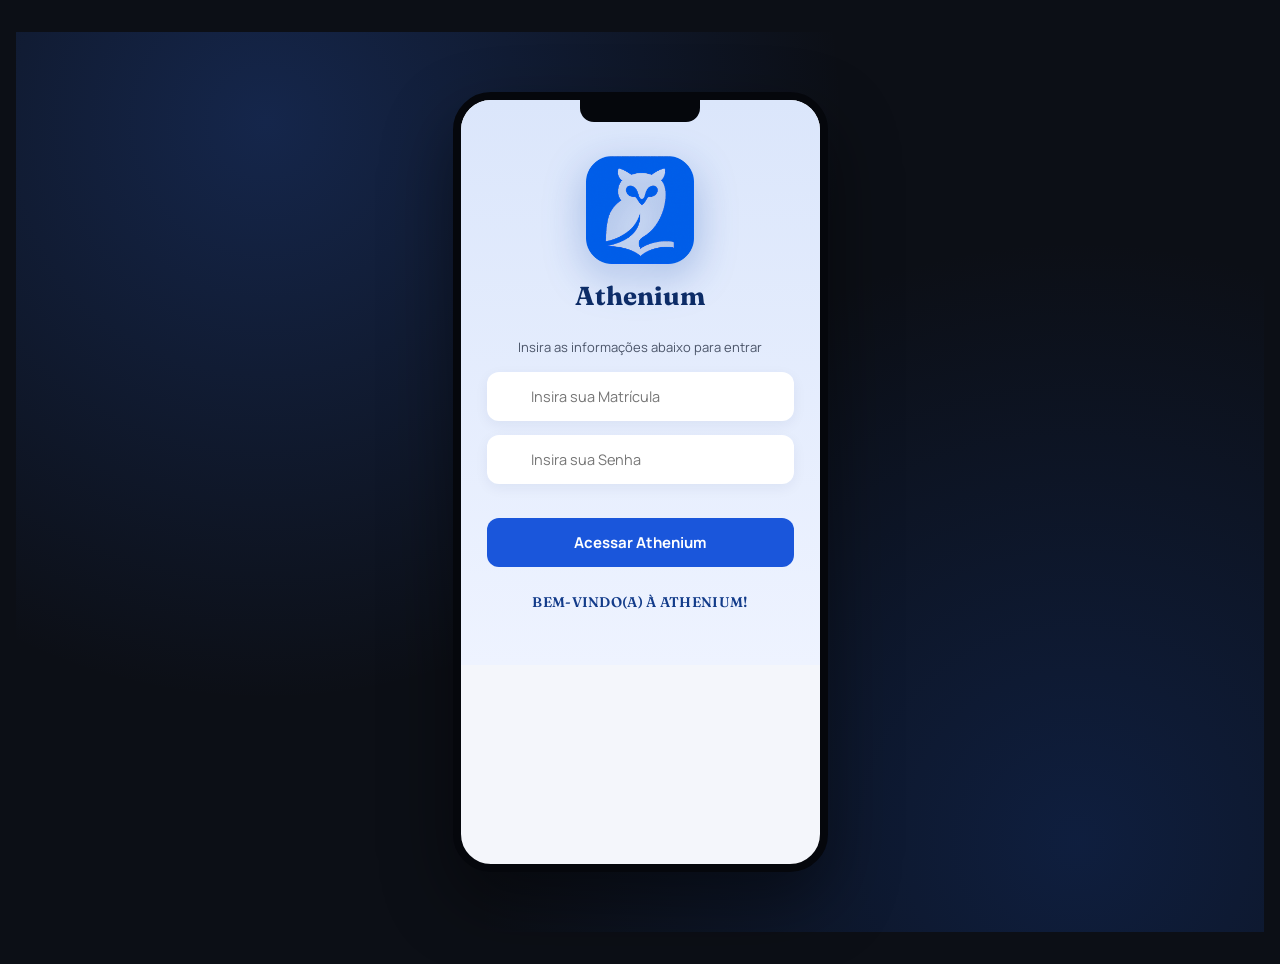
<file: index.html>
<!DOCTYPE html>
<html lang="pt-BR">
<head>
<meta charset="UTF-8">
<meta name="viewport" content="width=device-width, initial-scale=1.0">
<title>Athenium — Entrar</title>
<link rel="preconnect" href="https://fonts.googleapis.com">
<link href="https://fonts.googleapis.com/css2?family=Fraunces:wght@500;600;700&family=Manrope:wght@400;600;700;800&display=swap" rel="stylesheet">
<link rel="stylesheet" href="css/styles.css">
</head>
<body>
<div class="stage">
  <div class="phone">
    <div class="notch"></div>
    <div class="screen">
      <div class="login-screen">
        <div class="login-logo login-logo--img">
          <img src="assets/athenium-logo.png" alt="Athenium" class="login-logo-img">
        </div>
        <div class="brand-name">Athenium</div>
        <p class="login-hint">Insira as informações abaixo para entrar</p>

        <form id="login-form">
          <label class="field">
            <span id="icon-user"></span>
            <input type="text" id="matricula" placeholder="Insira sua Matrícula" autocomplete="username">
          </label>
          <label class="field">
            <span id="icon-lock"></span>
            <input type="password" id="senha" placeholder="Insira sua Senha" autocomplete="current-password">
          </label>
          <p class="login-error" id="login-error"></p>
          <button type="submit" class="btn btn-primary">Acessar Athenium</button>
        </form>

        <p class="login-tagline">BEM-VINDO(A) À ATHENIUM!</p>
      </div>
    </div>
  </div>
</div>

<script src="js/app.js"></script>
<script src="js/data.js"></script>
<script>
  document.getElementById("icon-user").innerHTML = ICONS.user;
  document.getElementById("icon-lock").innerHTML = ICONS.lock;

  // garante que os dados de demonstração existam
  loadState();

  document.getElementById("login-form").addEventListener("submit", function(e){
    e.preventDefault();
    const matricula = document.getElementById("matricula").value.trim();
    const senha = document.getElementById("senha").value.trim();
    const errorEl = document.getElementById("login-error");

    if(!matricula || !senha){
      errorEl.textContent = "Preencha matrícula e senha para continuar.";
      return;
    }
    errorEl.textContent = "";
    localStorage.setItem("athenium_logged_in", "1");
    window.location.href = "home.html";
  });
</script>
</body>
</html>
</file>
<file: css/styles.css>
/* ===========================================================
   Athenium — Biblioteca Escolar Digital
   Design tokens
=========================================================== */
:root{
  --blue-900:#0d2c66;
  --blue-800:#123b8a;
  --blue-700:#154aad;
  --blue-600:#1a56db;
  --blue-500:#2f6bea;
  --blue-400:#5b8bf0;
  --blue-100:#dbe6fb;
  --blue-50:#eef3fd;

  --ink:#1c2333;
  --ink-soft:#4a5468;
  --ink-faint:#8590a6;

  --paper:#f4f6fb;
  --card:#ffffff;
  --line:#e4e9f2;

  --red:#e0483e;
  --red-bg:#fdeceb;
  --green:#2f9e57;
  --amber:#e0952e;

  --radius-lg:22px;
  --radius-md:14px;
  --radius-sm:10px;

  --shadow-card:0 6px 20px rgba(20,40,90,0.08);
  --shadow-frame:0 30px 70px rgba(0,0,0,0.45);

  --font-display:'Fraunces', serif;
  --font-body:'Manrope', sans-serif;
}

*{box-sizing:border-box;}
html,body{margin:0;padding:0;}
body{
  font-family:var(--font-body);
  background:#0c0f16;
  color:var(--ink);
  min-height:100vh;
  display:flex;
  align-items:flex-start;
  justify-content:center;
  padding:32px 16px;
}

/* stage behind the phone, gives the demo a "product shot" feel */
.stage{
  min-height:100vh;
  width:100%;
  display:flex;
  align-items:center;
  justify-content:center;
  background:
    radial-gradient(circle at 20% 10%, rgba(47,107,234,0.25), transparent 45%),
    radial-gradient(circle at 85% 90%, rgba(20,59,138,0.35), transparent 45%),
    #0c0f16;
}

/* ---- phone frame ---- */
.phone{
  position:relative;
  width:375px;
  max-width:100vw;
  min-height:780px;
  background:var(--paper);
  border-radius:38px;
  box-shadow:var(--shadow-frame);
  overflow:hidden;
  border:8px solid #05070c;
  display:flex;
  flex-direction:column;
}
.phone .notch{
  position:absolute;
  top:0; left:50%;
  transform:translateX(-50%);
  width:120px; height:22px;
  background:#05070c;
  border-radius:0 0 14px 14px;
  z-index:50;
}
.screen{
  flex:1;
  display:flex;
  flex-direction:column;
  overflow-y:auto;
  -ms-overflow-style:none;
  scrollbar-width:none;
}
.screen::-webkit-scrollbar{display:none;}

/* ---- gradient header used across most inner screens ---- */
.app-header{
  background:linear-gradient(155deg, var(--blue-600) 0%, var(--blue-800) 100%);
  color:#fff;
  padding:26px 20px 20px;
  position:relative;
  flex-shrink:0;
}
.app-header .eyebrow{
  font-size:12px;
  color:rgba(255,255,255,0.75);
  margin:0 0 2px;
}
.app-header h1{
  font-family:var(--font-display);
  font-weight:600;
  font-size:24px;
  margin:0;
  letter-spacing:0.2px;
}
.app-header .back{
  display:inline-flex;
  align-items:center;
  gap:8px;
  color:#fff;
  text-decoration:none;
  font-size:15px;
  font-weight:600;
  margin-bottom:10px;
}
.app-header .back svg{width:18px;height:18px;}
.app-header .header-row{
  display:flex;
  align-items:center;
  justify-content:space-between;
}
.icon-btn{
  background:rgba(255,255,255,0.16);
  border:none;
  width:36px;height:36px;
  border-radius:50%;
  display:flex;align-items:center;justify-content:center;
  color:#fff;
  cursor:pointer;
}
.icon-btn svg{width:18px;height:18px;}

/* ---- content area ---- */
.content{
  padding:18px 18px 100px;
  flex:1;
}

/* ---- cards ---- */
.card{
  background:var(--card);
  border-radius:var(--radius-md);
  box-shadow:var(--shadow-card);
  padding:16px;
}
.card + .card{margin-top:14px;}
.section-title{
  font-family:var(--font-display);
  font-size:16px;
  font-weight:600;
  margin:0 0 4px;
  color:var(--ink);
}

/* ---- bottom nav ---- */
.bottom-nav{
  display:flex;
  border-top:1px solid var(--line);
  background:#fff;
  flex-shrink:0;
}
.bottom-nav a{
  flex:1;
  display:flex;
  flex-direction:column;
  align-items:center;
  gap:4px;
  padding:10px 0 12px;
  text-decoration:none;
  color:var(--ink-faint);
  font-size:11px;
  font-weight:600;
}
.bottom-nav a svg{width:20px;height:20px;stroke:var(--ink-faint);fill:none;}
.bottom-nav a.active{color:var(--blue-600);}
.bottom-nav a.active svg{stroke:var(--blue-600);}

/* ---- buttons ---- */
.btn{
  display:inline-flex;
  align-items:center;
  justify-content:center;
  gap:8px;
  width:100%;
  padding:14px 18px;
  border-radius:12px;
  border:none;
  font-family:var(--font-body);
  font-weight:700;
  font-size:15px;
  cursor:pointer;
  text-decoration:none;
}
.btn-primary{background:var(--blue-600);color:#fff;}
.btn-primary:hover{background:var(--blue-700);}
.btn-danger{background:var(--red);color:#fff;}
.btn-ghost{background:transparent;color:var(--blue-600);border:1.5px solid var(--blue-100);}

/* ---- login page ---- */
.login-screen{
  background:linear-gradient(180deg, var(--blue-100) 0%, #eef3ff 100%);
  padding:56px 26px 40px;
  text-align:center;
  min-height:100%;
}
.login-logo{
  width:96px;height:96px;
  margin:0 auto 16px;
  border-radius:26px;
  background:linear-gradient(160deg, var(--blue-500), var(--blue-700));
  display:flex;align-items:center;justify-content:center;
  box-shadow:0 12px 24px rgba(21,74,173,0.35);
}
.login-logo svg{width:56px;height:56px;}
.login-logo--img{
  background:none;
  box-shadow:none;
  width:108px;height:108px;
}
.login-logo-img{
  width:100%;height:100%;
  object-fit:contain;
  filter:drop-shadow(0 12px 20px rgba(21,74,173,0.35));
}
.brand-name{
  font-family:var(--font-display);
  font-size:26px;
  font-weight:700;
  color:var(--blue-900);
  margin:0 0 26px;
}
.login-hint{
  font-size:13px;
  color:var(--ink-soft);
  margin-bottom:16px;
}
.field{
  display:flex;
  align-items:center;
  gap:10px;
  background:#fff;
  border-radius:12px;
  padding:13px 14px;
  margin-bottom:14px;
  box-shadow:0 4px 14px rgba(20,40,90,0.06);
  text-align:left;
}
.field svg{width:18px;height:18px;flex-shrink:0;color:var(--blue-600);}
.field input{
  border:none;outline:none;
  flex:1;
  font-family:var(--font-body);
  font-size:14.5px;
  background:transparent;
  color:var(--ink);
}
.login-error{
  color:var(--red);
  font-size:12.5px;
  margin:-6px 0 12px;
  min-height:14px;
  text-align:left;
}
.login-tagline{
  margin-top:26px;
  font-family:var(--font-display);
  font-weight:600;
  font-size:14px;
  color:var(--blue-800);
  letter-spacing:0.3px;
}

/* ---- home ---- */
.hello-card{
  background:linear-gradient(155deg, var(--blue-600), var(--blue-800));
  border-radius:0 0 26px 26px;
  color:#fff;
  padding:24px 20px 60px;
  position:relative;
}
.hello-card h1{
  font-family:var(--font-display);
  font-size:22px;
  margin:6px 0 0;
}
.hello-card .top-row{display:flex;justify-content:space-between;align-items:center;}
.stats-card{
  background:#fff;
  border-radius:var(--radius-md);
  box-shadow:var(--shadow-card);
  padding:18px;
  margin:-42px 18px 0;
  position:relative;
  z-index:5;
}
.stats-title{font-size:13.5px;font-weight:700;color:var(--blue-700);margin-bottom:12px;}
.stats-row{display:flex;justify-content:space-between;text-align:center;}
.stat b{display:block;font-size:22px;font-family:var(--font-display);}
.stat span{font-size:11px;color:var(--ink-faint);}
.stat.read b{color:var(--green);}
.stat.unfinished b{color:var(--red);}
.stat.progress b{color:var(--blue-600);}
.stats-meta{font-size:10.5px;color:var(--ink-faint);margin-top:12px;}

.list-row{
  display:flex;
  align-items:center;
  gap:12px;
  padding:10px 0;
  text-decoration:none;
  color:var(--ink);
}
.list-row + .list-row{border-top:1px solid var(--line);}
.cover{
  width:38px;height:52px;
  border-radius:6px;
  flex-shrink:0;
  display:flex;align-items:center;justify-content:center;
  color:#fff;font-size:16px;
  font-family:var(--font-display);
  font-weight:700;
  box-shadow:0 3px 8px rgba(0,0,0,0.15);
}
.cover-lg{width:64px;height:88px;border-radius:8px;font-size:22px;}
.row-title{font-size:13.5px;font-weight:700;flex:1;}
.row-sub{font-size:11.5px;color:var(--ink-faint);}
.badge{
  font-size:10.5px;
  font-weight:700;
  padding:3px 9px;
  border-radius:20px;
  display:inline-block;
}
.badge-progress{background:var(--blue-50);color:var(--blue-600);}
.badge-pending{background:var(--red-bg);color:var(--red);}
.pill-date{
  background:var(--blue-700);
  color:#fff;
  font-size:11px;
  font-weight:700;
  border-radius:20px;
  padding:6px 10px;
  text-align:center;
  min-width:44px;
}

.section-link{
  display:block;text-align:center;
  color:var(--blue-600);
  font-weight:700;font-size:13px;
  text-decoration:none;
  margin-top:10px;
}

/* ---- calendar ---- */
.calendar-card{background:#fff;border-radius:var(--radius-md);box-shadow:var(--shadow-card);overflow:hidden;}
.calendar-head{
  background:linear-gradient(120deg, var(--blue-700), var(--blue-600));
  color:#fff;
  display:flex;align-items:center;justify-content:space-between;
  padding:12px 16px;
  font-weight:700;font-size:14px;
}
.calendar-head button{background:none;border:none;color:#fff;cursor:pointer;}
.calendar-head button svg{width:18px;height:18px;}
.cal-grid{
  display:grid;
  grid-template-columns:repeat(7,1fr);
  gap:6px;
  padding:14px;
}
.cal-dow{font-size:11px;text-align:center;color:var(--ink-faint);font-weight:700;}
.cal-day{
  aspect-ratio:1;
  display:flex;align-items:center;justify-content:center;
  font-size:13px;
  border-radius:50%;
  color:var(--ink);
  cursor:pointer;
  border:none;
  background:none;
  font-family:var(--font-body);
}
.cal-day:disabled{visibility:hidden;cursor:default;}
.cal-day.due{background:var(--red);color:#fff;font-weight:700;}
.cal-day.selectable{background:var(--blue-100);color:var(--blue-800);font-weight:700;}
.cal-day.selected{outline:2px solid var(--blue-600);outline-offset:1px;}
.day-detail{
  background:#fff;border-radius:var(--radius-md);box-shadow:var(--shadow-card);
  padding:16px; margin-top:14px;
}
.day-detail .date-label{font-size:12px;color:var(--ink-faint);font-weight:700;margin-bottom:4px;}
.day-detail .empty{color:var(--ink-faint);font-size:13.5px;text-align:center;padding:14px 0;}
.due-alert{
  display:flex;gap:12px;margin-top:10px;
}
.due-alert p{margin:2px 0;font-size:12px;color:var(--ink-soft);}
.due-alert .book-title{font-size:14px;font-weight:700;margin-top:2px;}
.due-alert .book-author{font-size:12px;color:var(--ink-faint);}

/* ---- accordion (emprestimos por periodo) ---- */
.accordion-item{margin-bottom:12px;}
.accordion-trigger{
  width:100%;
  background:var(--blue-600);
  color:#fff;
  border:none;
  border-radius:12px;
  padding:14px 16px;
  font-weight:700;
  font-size:14.5px;
  display:flex;justify-content:space-between;align-items:center;
  cursor:pointer;
}
.accordion-trigger svg{width:16px;height:16px;transition:transform .2s;}
.accordion-trigger.open svg{transform:rotate(180deg);}
.accordion-trigger.open{border-radius:12px 12px 0 0;}
.accordion-panel{
  background:#fff;
  border-radius:0 0 12px 12px;
  box-shadow:var(--shadow-card);
  padding:14px 16px;
  display:none;
}
.accordion-panel.open{display:block;}
.loan-table-row{
  display:flex;align-items:center;gap:10px;
  padding:8px 0;
  font-size:13px;
}
.loan-table-row + .loan-table-row{border-top:1px solid var(--line);}
.loan-table-row .cover{width:26px;height:36px;font-size:11px;}
.loan-table-row .lt-title{flex:1;font-weight:600;}
.loan-table-row .lt-date{color:var(--ink-faint);font-size:11.5px;}
.mini-stats{display:flex;justify-content:space-around;margin-top:14px;padding-top:14px;border-top:1px dashed var(--line);}
.mini-stats .stat b{font-size:18px;}

/* ---- carteira ---- */
.reader-card{
  background:linear-gradient(135deg,#0f2a63 0%, var(--blue-600) 55%, #6fa1f6 100%);
  border-radius:16px;
  padding:0;
  color:#fff;
  overflow:hidden;
  position:relative;
  box-shadow:0 14px 30px rgba(15,42,99,0.35);
  writing-mode:vertical-rl;
  text-orientation:mixed;
  min-height:420px;
  display:flex;
  align-items:flex-end;
  padding:22px 16px;
  gap:16px;
}
.reader-card .rc-title{font-family:var(--font-display);font-size:22px;font-weight:700;letter-spacing:1px;transform:rotate(180deg);}
.reader-card .rc-meta{writing-mode:horizontal-tb;position:absolute;top:16px;left:16px;right:16px;display:flex;justify-content:space-between;align-items:flex-start;}
.reader-card .rc-photo{
  writing-mode:horizontal-tb;
  position:absolute;
  bottom:20px;right:16px;
  width:78px;height:78px;
  border-radius:10px;
  border:3px solid #fff;
  background:linear-gradient(160deg,#cbd8f5,#8fa8e0);
  display:flex;align-items:center;justify-content:center;
  font-size:26px;font-weight:800;color:#fff;
  font-family:var(--font-display);
}
.rc-fields{writing-mode:horizontal-tb;position:absolute;left:16px;bottom:20px;font-size:10px;line-height:1.7;opacity:0.9;}
.rc-fields b{display:block;font-size:11px;}
.barcode{
  writing-mode:horizontal-tb;
  position:absolute;
  right:16px;top:70px;
  width:34px;height:150px;
  background:repeating-linear-gradient(90deg,#0c1c40 0 2px, transparent 2px 4px, #0c1c40 4px 6px, transparent 6px 9px);
  border-radius:3px;
}
.wallet-actions{display:flex;flex-direction:column;gap:14px;align-items:center;margin-top:26px;}
.wallet-btn{
  display:flex;flex-direction:column;align-items:center;gap:8px;
  color:var(--blue-700);
  text-decoration:none;
  font-size:12px;font-weight:700;
}
.wallet-btn .circle{
  width:56px;height:56px;border-radius:50%;
  background:#fff;box-shadow:var(--shadow-card);
  display:flex;align-items:center;justify-content:center;
}
.wallet-btn .circle svg{width:24px;height:24px;color:var(--blue-600);}
.wallet-actions-row{display:flex;justify-content:center;gap:34px;margin-top:22px;}

/* ---- notificacoes ---- */
.notif-section-label{
  background:var(--blue-100);
  color:var(--blue-800);
  font-weight:700;
  font-size:13px;
  padding:10px 14px;
  border-radius:10px 10px 0 0;
}
.notif-list{background:#fff;border-radius:0 0 10px 10px;box-shadow:var(--shadow-card);margin-bottom:20px;}
.notif-item{padding:12px 14px;border-top:1px solid var(--line);}
.notif-item:first-child{border-top:none;}
.notif-item time{font-size:10.5px;color:var(--ink-faint);}
.notif-item p{margin:4px 0 0;font-size:13px;line-height:1.4;}
.notif-empty{padding:22px 14px;text-align:center;color:var(--ink-faint);font-size:13px;}

/* ---- menu / sobre ---- */
.menu-screen{background:#fff;min-height:100%;}
.menu-top{padding:24px 20px 16px;display:flex;align-items:center;gap:12px;border-bottom:1px solid var(--line);}
.menu-top .owl{width:46px;height:46px;}
.menu-top .brand{font-family:var(--font-display);font-weight:700;font-size:17px;color:var(--blue-800);}
.menu-user{margin-left:auto;text-align:right;font-size:11px;color:var(--ink-soft);}
.menu-user b{display:block;font-size:13px;color:var(--ink);}
.menu-user a{color:var(--blue-600);font-size:11px;}
.menu-grid{display:flex;justify-content:space-around;padding:30px 10px;}
.menu-grid--single{justify-content:center;padding:40px 10px;}
.menu-tile{display:flex;flex-direction:column;align-items:center;gap:8px;text-decoration:none;color:var(--ink-soft);font-size:12px;font-weight:700;}
.menu-tile .circle{width:58px;height:58px;border-radius:50%;background:var(--paper);box-shadow:var(--shadow-card);display:flex;align-items:center;justify-content:center;}
.menu-tile .circle svg{width:24px;height:24px;color:var(--blue-600);}
.menu-tile.danger .circle svg{color:var(--red);}

.about-screen{padding:60px 30px;text-align:center;min-height:100%;background:var(--paper);}
.about-screen .owl-lg{width:78px;height:78px;margin-bottom:12px;}
.about-screen .brand{font-family:var(--font-display);font-size:22px;font-weight:700;color:var(--blue-800);}
.about-screen .version{font-size:12px;color:var(--ink-faint);margin-top:10px;}
.about-screen .terms{color:var(--blue-600);font-size:12px;display:inline-block;margin-top:4px;}
.about-screen .about-desc{font-size:12.5px;color:var(--ink-soft);margin-top:26px;line-height:1.6;}

/* ---- book detail / devolucao pendente ---- */
.book-detail{padding-top:6px;text-align:center;}
.book-detail .status-banner{
  background:var(--blue-700);
  color:#fff;
  border-radius:12px;
  padding:12px;
  font-weight:700;
  font-size:13.5px;
  margin-bottom:18px;
}
.book-detail .book-title-lg{font-family:var(--font-display);font-weight:700;font-size:15px;text-decoration:underline;margin-bottom:14px;}
.book-cover-hero{
  width:180px;height:250px;
  margin:0 auto 20px;
  border-radius:8px;
  box-shadow:0 14px 30px rgba(0,0,0,0.18);
}
.warn-btn{
  background:var(--red);color:#fff;border:none;border-radius:14px;
  padding:14px;width:100%;font-weight:800;font-size:15px;margin-bottom:16px;cursor:pointer;
}
.book-detail .fine-note{font-size:11.5px;color:var(--ink-soft);line-height:1.6;text-align:left;}

/* utility */
.mt-8{margin-top:8px;}
.mt-16{margin-top:16px;}
.flex-between{display:flex;align-items:center;justify-content:space-between;}
</file>
